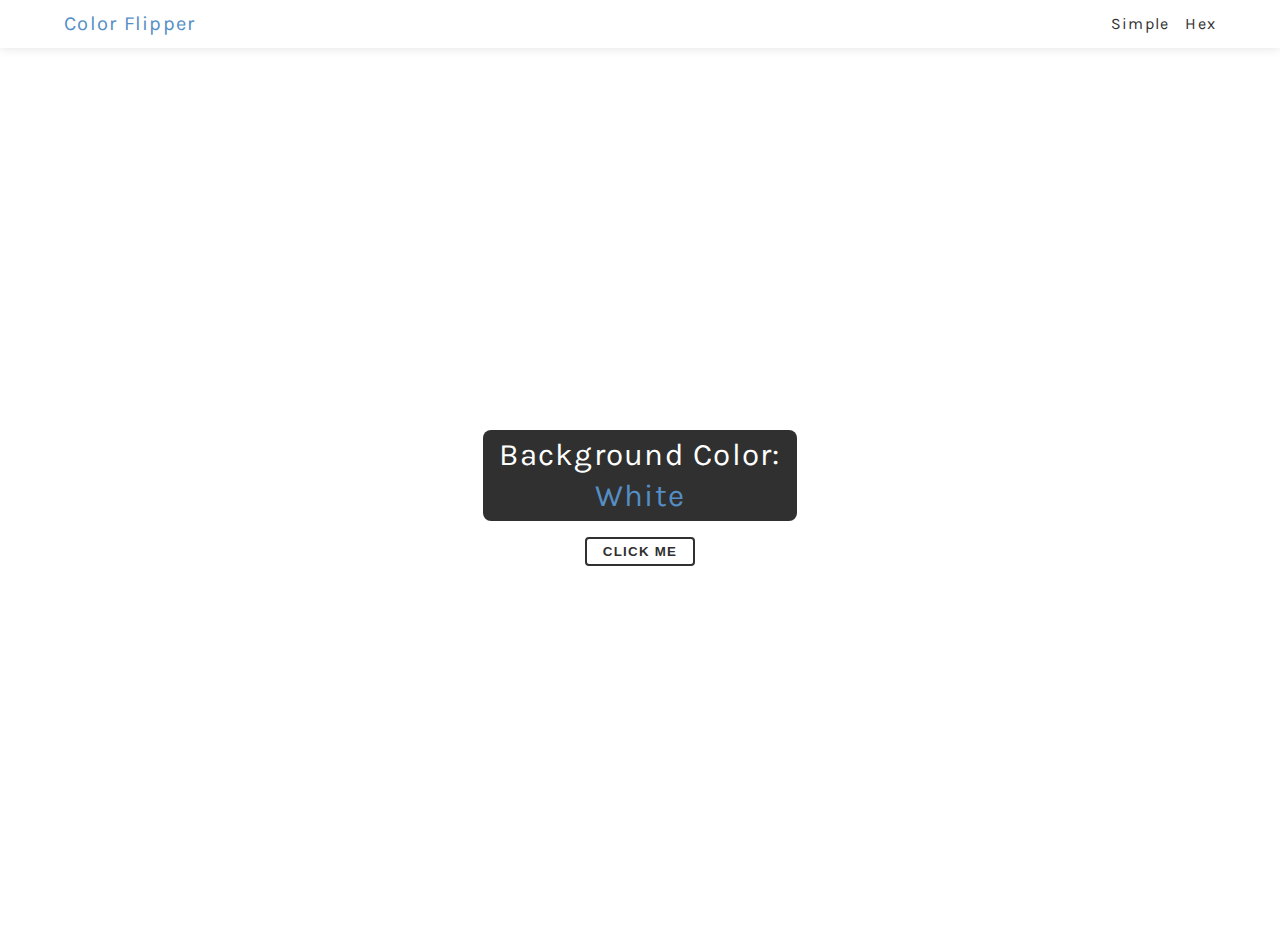
<file: color_flipper/index.html>
<!DOCTYPE html>

<html lang="en">

<head>
    <meta charset="UTF-8">
    <meta name="viewport" content="width=device-width, initial-scale=1.0">
    <link rel="stylesheet" type="text/css" href="./styles.css" />
    <title>Color Flipper</title>
</head>

<body>
    <nav>
        <div class="nav-center">
            <h5 class="logo">color flipper</h5>
            <ul class="nav-items">
                <li>
                    <a href="index.html">simple</a>
                </li>
                <li>
                    <a href="hex.html">hex</a>
                </li>
            </ul>
        </div>
    </nav>
    <main>
        <h3>
            background color: <span class="clr-value">white</span>
        </h3>
        <button type="button" class="btn btn-hero" id="btn">
            click me
        </button>
    </main>
    <script src="app.js"></script>
</body>

</html>
</file>
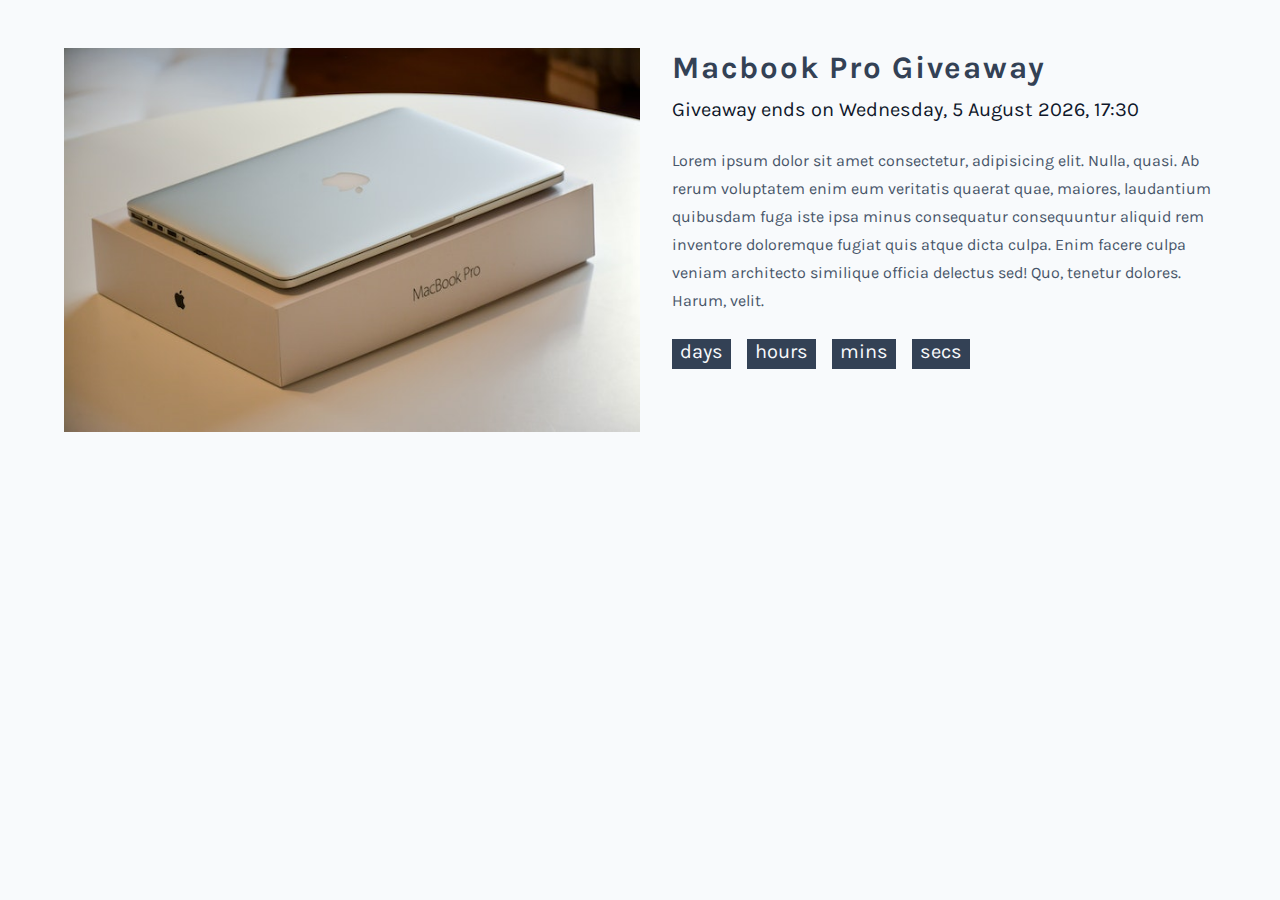
<file: countdown/index.html>
<!DOCTYPE html>

<html lang="en">

<head>
    <meta charset="UTF-8">
    <meta name="viewport" content="width=device-width, initial-scale=1.0">
    <title>Countdown</title>
    <link rel="stylesheet" type="text/css" href="styles.css">
</head>

<body>
    <main>
        <section>
            <img src="./images/pexels-john-tekeridis-249538.jpg" alt="image of an unboxed macbook pro">
            <article>
                <header>
                    <h3 class="title">Macbook Pro Giveaway</h3>
                    <h5>Giveaway ends on <time id="deadline"></time></h5>
                </header>
                <p>
                    Lorem ipsum dolor sit amet consectetur, adipisicing elit. Nulla, quasi. Ab rerum voluptatem enim eum
                    veritatis quaerat quae, maiores, laudantium quibusdam fuga iste ipsa minus consequatur consequuntur
                    aliquid rem inventore doloremque fugiat quis atque dicta culpa. Enim facere culpa veniam architecto
                    similique officia delectus sed! Quo, tenetur dolores. Harum, velit.
                </p>
                <footer>
                    <div class="countdown">
                        <div>
                            <h3 class="countdown-value"></h3>
                            <h5>days</h5>
                        </div>
                        <div>
                            <h3 class="countdown-value"></h3>
                            <h5>hours</h5>
                        </div>
                        <div>
                            <h3 class="countdown-value"></h3>
                            <h5>mins</h5>
                        </div>
                        <div>
                            <h3 class="countdown-value"></h3>
                            <h5>secs</h5>
                        </div>
                    </div>
                </footer>
            </article>
        </section>
    </main>
    <script src="./app.js"></script>
</body>

</html>
</file>
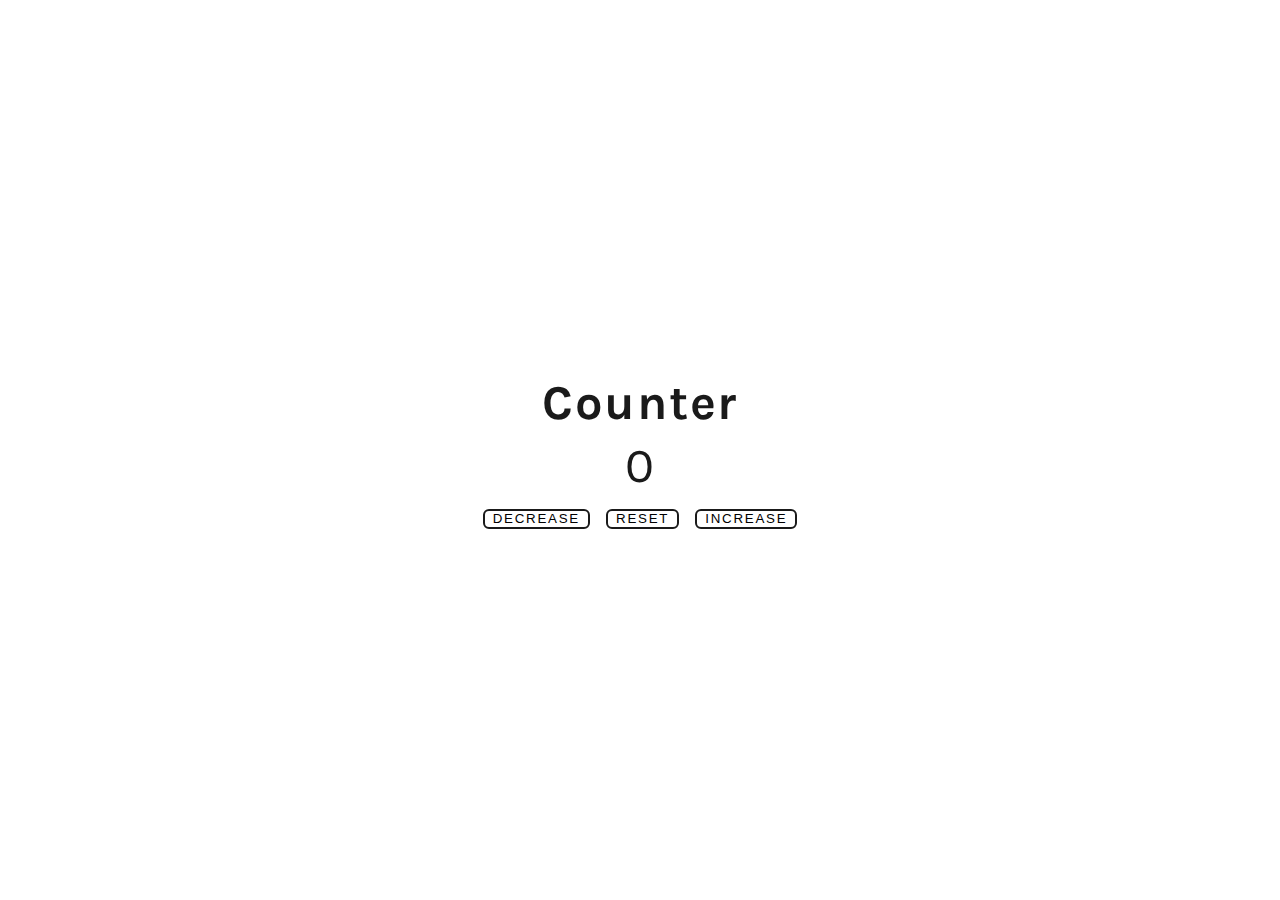
<file: counter/index.html>
<!DOCTYPE html>

<html lang="en">

<head>
    <meta charset="UTF-8">
    <meta name="viewport" content="width=device-width, initial-scale=1.0">
    <link rel="stylesheet" type="text/css" href="./styles.css">
    <title>Counter</title>
</head>

<body>
    <main>
        <h1 class="title">
            counter
        </h1>
        <h1 class="count-value">
            0
        </h1>
        <div class="btns">
            <button type="button" class="btn decrease-btn text-small">
                decrease
            </button>
            <button type="button" class="btn reset-btn text-small">
                reset
            </button>
            <button type="button" class="btn increase-btn text-small">
                increase
            </button>
        </div>
    </main>
    <script src="./app.js"></script>
</body>

</html>
</file>
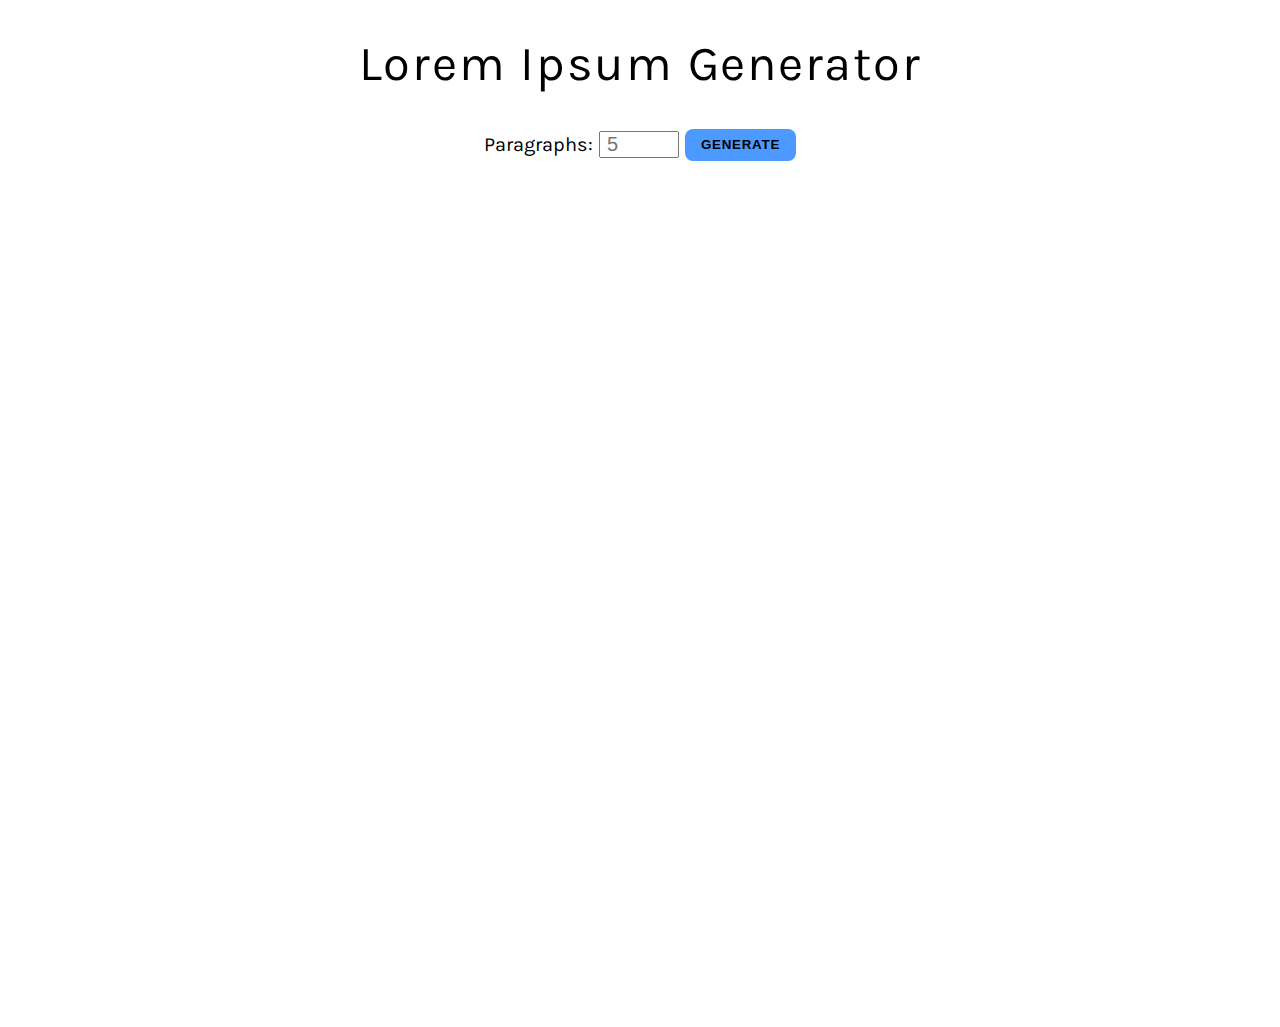
<file: lorem_generator/index.html>
<!DOCTYPE html>
<html lang="en">

<head>
    <meta charset="UTF-8">
    <meta name="viewport" content="width=device-width, initial-scale=1.0">
    <link rel="stylesheet" type="text/css" href="./styles.css">
    <title>Lorem Generator</title>
</head>

<body>
    <header class="section-center">
        <h1>
            Lorem Ipsum Generator
        </h1>
    </header>
    <main>
        <section class="section-center">
            <form class="lorem-form">
                <label for="paragraphs">Paragraphs:</label>
                <input
                type="number"
                id="paragraphs"
                name="paragraphs"
                min="1"
                max="12"
                placeholder="5"
                required>
                <button type="submit" class="lorem-btn">
                    generate
                </button>
            </form>
            <article class="lorem-article">
            </article>
        </section>
    </main>
    <script src="./app.js"></script>
</body>

</html>
</file>
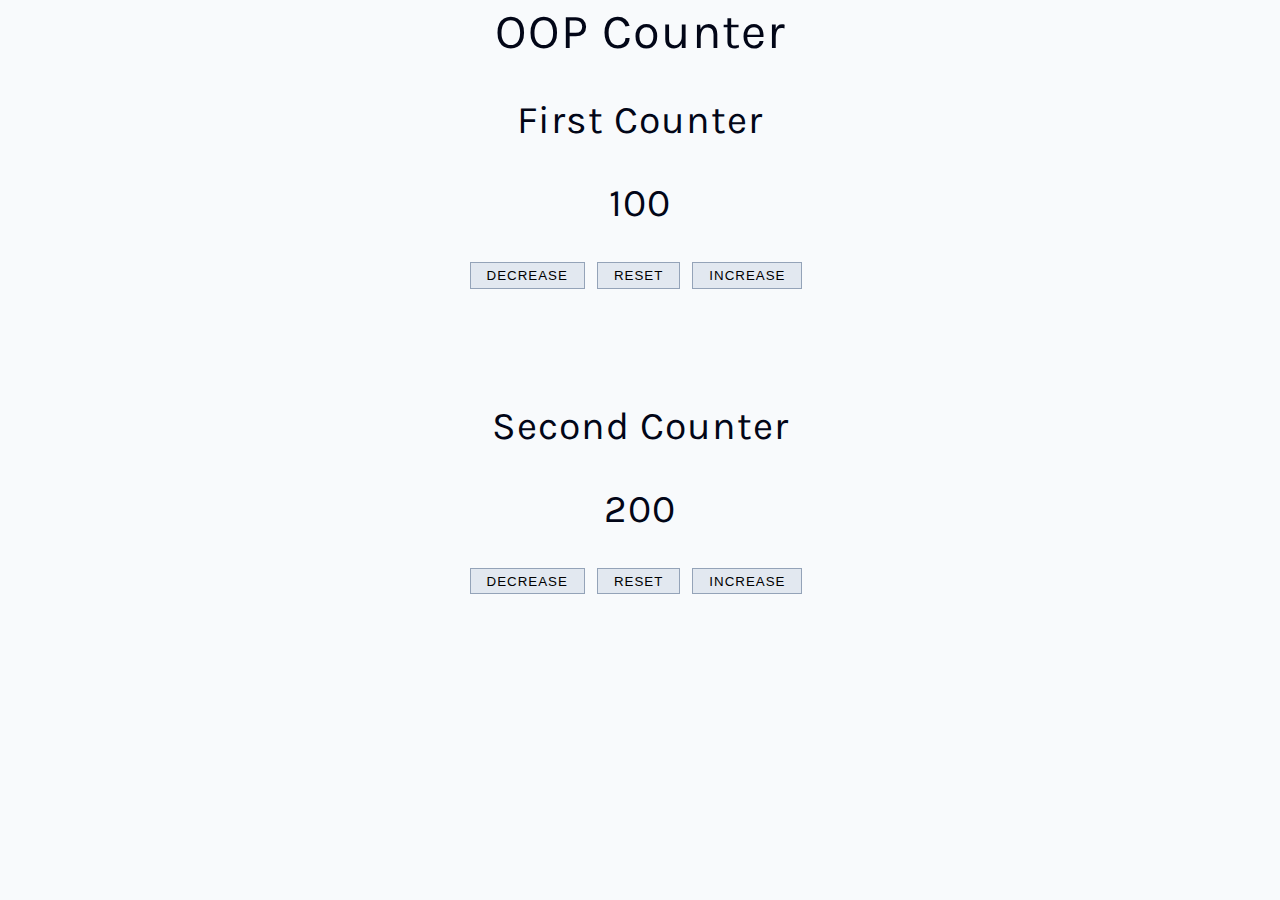
<file: OOP_counter/index.html>
<!DOCTYPE html>
<html lang="en">

<head>
    <meta charset="UTF-8" />
    <meta name="viewport" content="width=initial-scale=1.0" />
    <link rel="stylesheet" type="text/css" href="./styles.css" />
    <title>OOP Counter</title>
</head>

<body>
    <header>
        <h1 class="page-title">OOP Counter</h1>
    </header>
    <main>
        <section class="counter first-counter">
            <h2 class="title">First Counter</h2>
            <h2 class="current-value">0</h2>
            <div class="counter-btns">
                <button class="decrease-btn counter-btn">decrease</button>
                <button class="reset-btn counter-btn">reset</button>
                <button class="increase-btn counter-btn">increase</button>
            </div>
        </section>
        <section class="counter second-counter">
            <h2 class="title">Second Counter</h2>
            <h2 class="current-value">0</h2>
            <div class="counter-btns">
                <button class="decrease-btn counter-btn">decrease</button>
                <button class="reset-btn counter-btn">reset</button>
                <button class="increase-btn counter-btn">increase</button>
            </div>
        </section>
    </main>
    <script src="./app.js"></script>
</body>

</html>
</file>
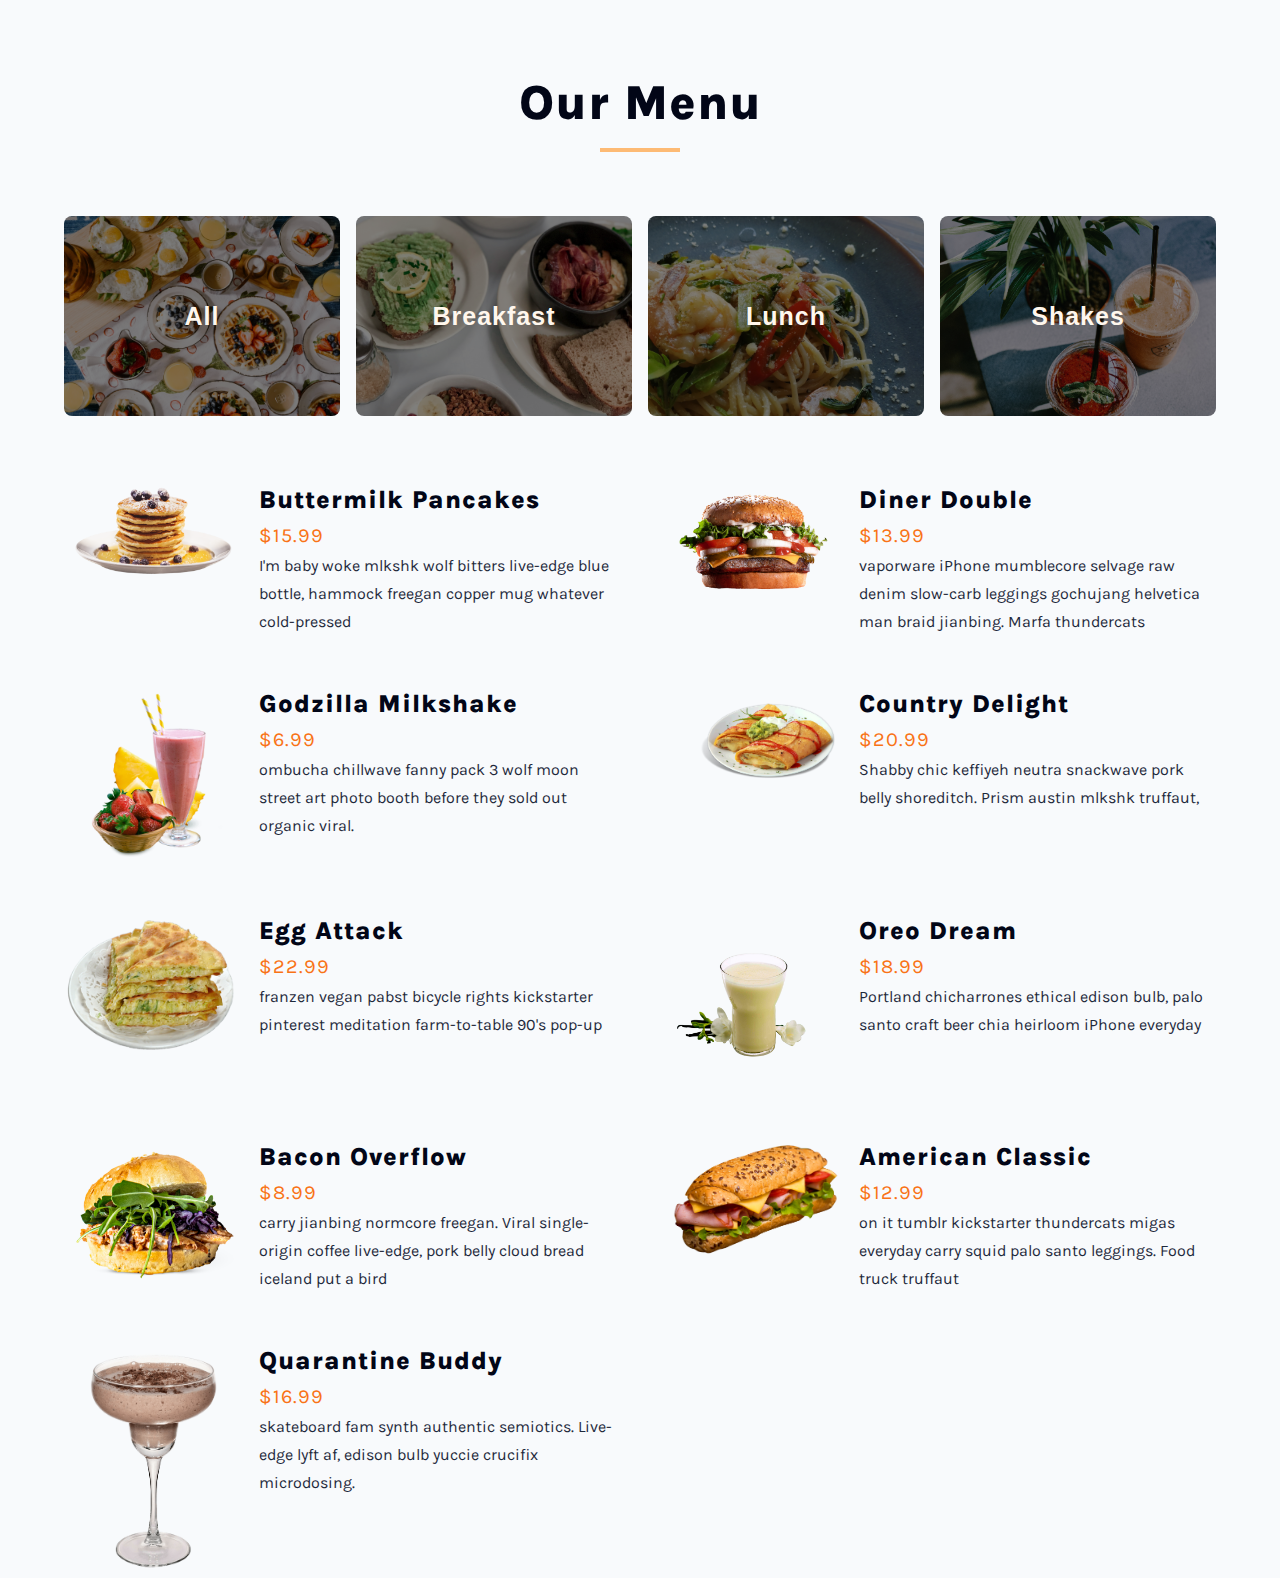
<file: restaurant_menu/index.html>
<!DOCTYPE html>

<html lang="en">

<head>
    <meta charset="UTF-8" />
    <meta name="viewport" content="width=device-width, initial-scale=1.0" />
    <link rel="stylesheet" type="text/css" href="./styles.css" />
    <title>Restaurant Menu</title>
</head>

<body>
    <section class="section-center">
        <!-- title -->
        <h1 class="title">
            our menu
            <span class="underline">
            </span>
        </h1>
        <!-- buttons -->
        <div class="filters">
<!--             <div class="filter">
                <button type="button" id="${id}" class="filter-btn">
                    all
                </button>
                <img src="./images/${image}.jpg" alt="breakfast" />
            </div> -->
        </div>
        <!-- menu items -->
        <div class="menu-items">
            <!--<article class="menu-item">
                <img src=${image} alt=${title} class='product-img' />
                <div class='info'>
                    <h4>
                        ${title}
                    </h4>
                    <h5>
                        ${price}
                    </h5>
                    <p>
                        ${desc}
                    </p>
                </div>
            </article>`;-->
        </div>
    </section>
    <script src="./app.js"></script>
</body>

</html>
</file>
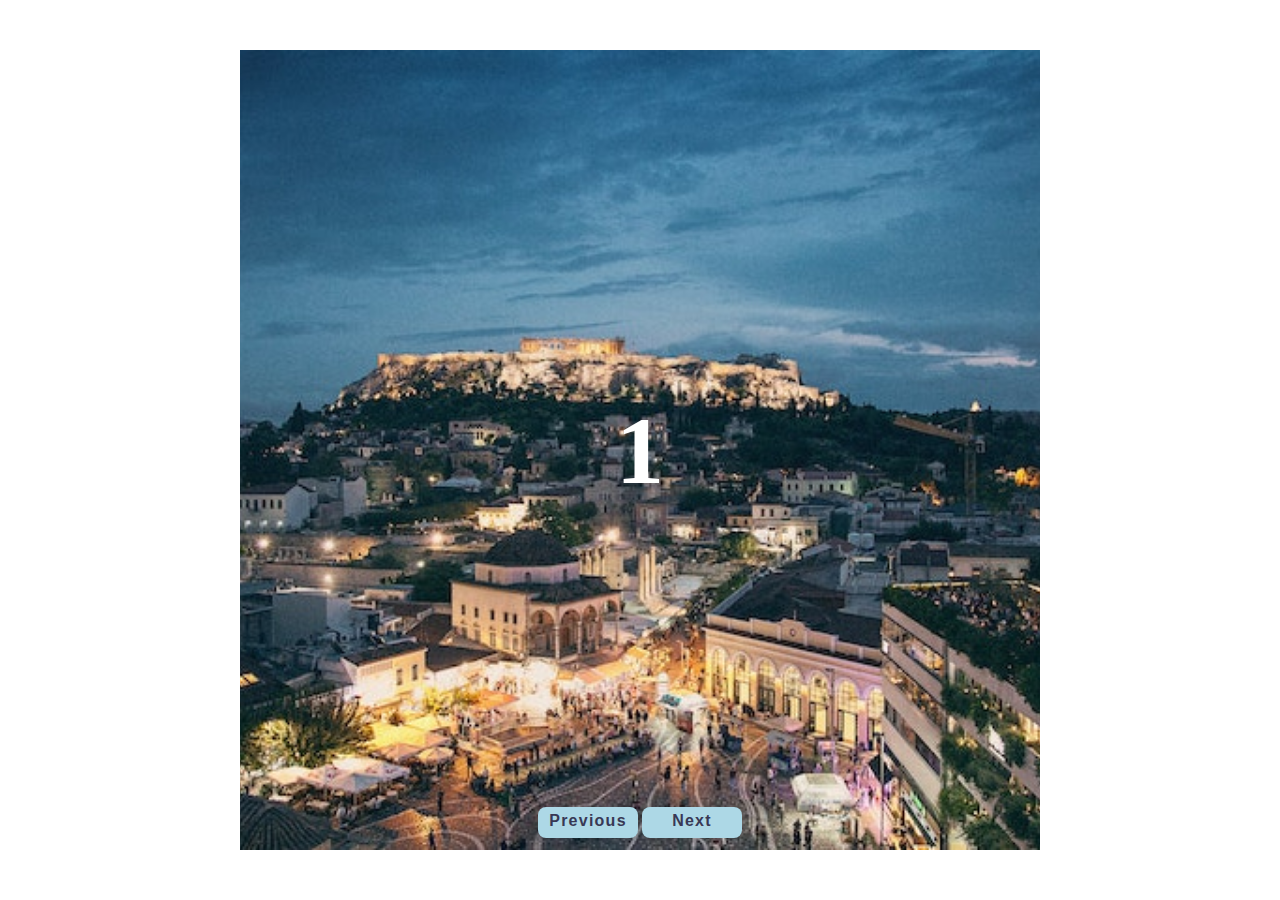
<file: slider/index.html>
<!DOCTYPE html>
<html lang="en">

<head>
    <meta charset="UTF-8">
    <meta name="viewport" content="width=device-width, initial-scale=1.0">
    <link rel="stylesheet" type="text/css" href="./styles.css">
    <title>Slider</title>
</head>

<body>
    <main>
        <div class="slider-container">
            <div class="btns-container">
                <button type="button" class="previous-btn">
                    previous
                </button>
                <button type="button" class="next-btn">
                    next
                </button>
            </div>
            <div class="slide">
                <h3>
                    1
                </h3>
                <img src="./images/img1.jpg">
            </div>
            <div class="slide">
                <h3>
                    2
                </h3>
                <img src="./images/img2.jpg">
            </div>
            <div class="slide">
                <h3>
                    3
                </h3>
                <img src="./images/img3.jpg">
            </div>
            <div class="slide">
                <h3>
                    4
                </h3>
                <img src="./images/img4.jpg">
            </div>
        </div>
    </main>
    <script src="./app.js"></script>
</body>

</html>
</file>
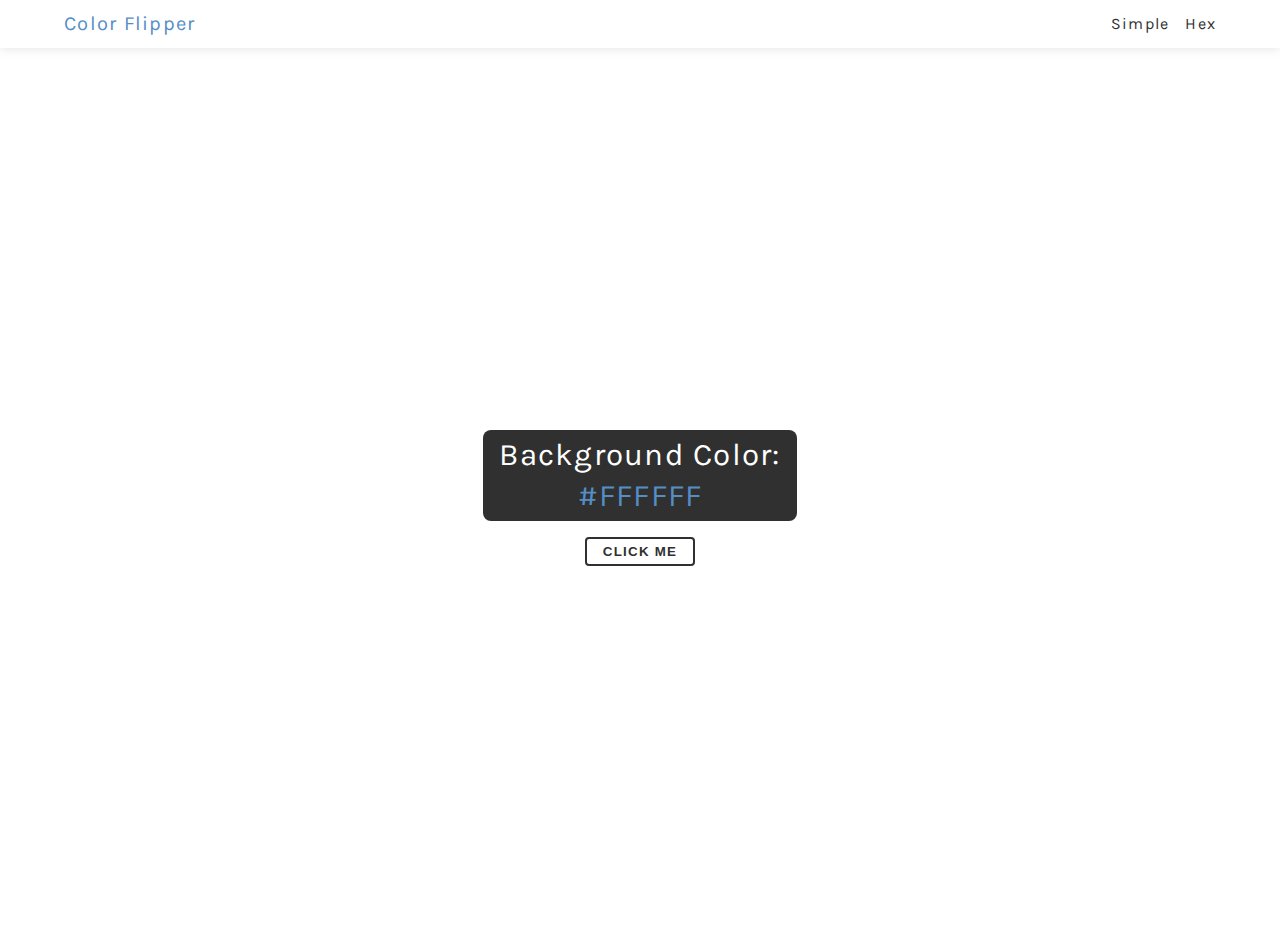
<file: color_flipper/hex.html>
<!DOCTYPE html>

<html lang="en">

<head>
    <meta charset="UTF-8">
    <meta name="viewport" content="width=device-width, initial-scale=1.0">
    <link rel="stylesheet" type="text/css" href="./styles.css"/>
    <title>Color Flipper</title>
</head>

<body>
    <nav>
        <div class="nav-center">
            <h5 class="logo">color flipper</h5>
            <ul class="nav-items">
                <li>
                    <a href="index.html">simple</a>
                </li>
                <li>
                    <a href="hex.html">hex</a>
                </li>
            </ul>
        </div>
    </nav>
    <main>
        <h3>
            background color: <span class="clr-value">#FFFFFF</span>
        </h3>
        <button type="button" class="btn btn-hero" id="btn">
            click me
        </button>
    </main>
    <script src="hex.js"></script>
</body>

</html>
</file>
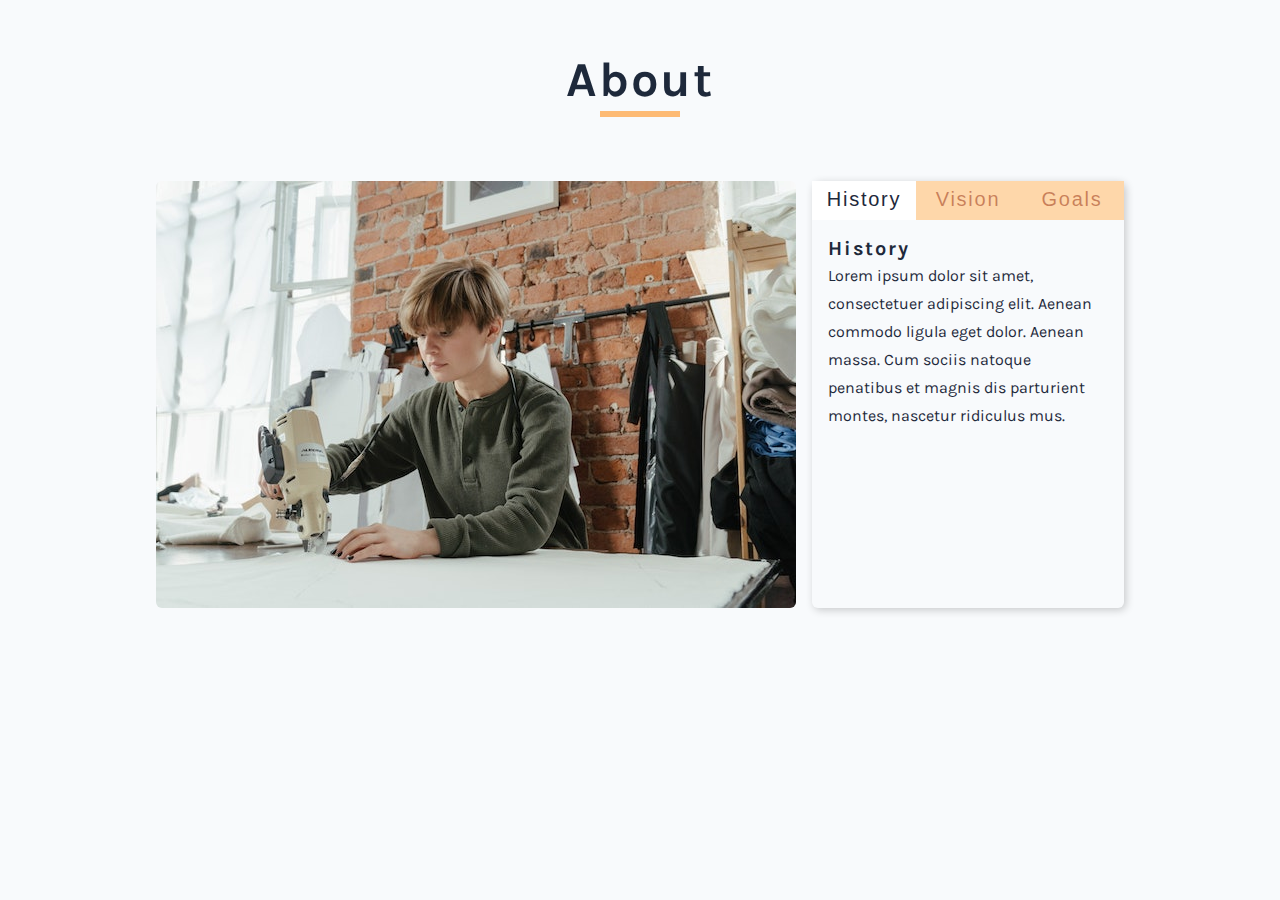
<file: tabs/tabs.html>
<!DOCTYPE html>

<html lang="en">

<head>
    <meta charset="UTF-8">
    <meta name="viewport" content="width=device-width, initial-scale=1.0">
    <link rel="stylesheet" type="text/css" href="./styles.css">
    <title>Tabs</title>
</head>

<body>
    <header>
        <h1 class="page-title">
            About
            <span class="title-underline">
            </span>
        </h1>
    </header>
    <main class="main-content">
        <img src="./images/pexels-cottonbro-studio-4621892.jpg" alt="person at work">
        <section class="about">
            <nav class="tabs">
            </nav>
            <article class="tab-content">
            </article>
        </section>
    </main>
    <script src="./app.js"></script>
</body>

</html>
</file>
<file: color_flipper/styles.css>
@import url('https://fonts.googleapis.com/css?family=Karla:400');

*,
::after,
::before {
    margin: 0;
    padding: 0;
    box-sizing: border-box;
}

:root {
    --clr-primary-1: rgb(84, 142, 197);
    --clr-black: rgb(48, 48, 48);
    --max-width: 1200px;
    --letter-spacing: 1.25px;
    --transition: 0.3s ease;
}

body {
    background: white;
    font-family: 'Karla', sans-serif;
    font-weight: 400;
    line-height: 1.75;
    color: var(--clr-black);
}

h1,
h2,
h3,
h4,
h5 {
    font-family: 'Karla', sans-serif;
    font-weight: 400;
    line-height: 1.3;
    text-transform: capitalize;
    letter-spacing: var(--letter-spacing);
}

h1 {
    font-size: 3.052rem;
}

h2 {
    font-size: 2.441rem;
}

h3 {
    font-size: 1.953rem;
}

h4 {
    font-size: 1.563rem;
}

h5 {
    font-size: 1.25rem;
}

small,
.text_small {
    font-size: 0.8rem;
}

nav {
    height: 3rem;
    box-shadow: 0 1px 10px rgba(0, 0, 0, 0.100);
    display: flex;
    align-items: center;
}

.nav-center {
    width: 90%;
    max-width: var(--max-width);
    margin: 0 auto;
    display: flex;
    align-items: center;
    justify-content: space-between;
}

.logo {
    color: var(--clr-primary-1);
}

ul {
    list-style: none;
    display: flex;
    gap: 0 1rem;
}

a {
    letter-spacing: var(--letter-spacing);
    text-decoration: none;
    color: var(--clr-black);
    text-transform: capitalize;
}

a:hover {
    color: var(--clr-primary-1);
}

main {
    width: 100%;
    height: 100vh;
    display: flex;
    flex-direction: column;
    align-items: center;
    justify-content: center;
}

main>h3 {
    margin-bottom: 1rem;
    padding: 0.3rem 1rem;
    background-color: var(--clr-black);
    border-radius: 8px;
    color: white;
    text-align: center;
    text-transform: capitalize;
}

.clr-value {
    display: block;
    color: var(--clr-primary-1);
}

.btn {
    padding: 0.3rem 1rem;
    background-color: transparent;
    border: 2px solid var(--clr-black);
    border-radius: 4px;
    font-weight: bold;
    text-transform: uppercase;
    letter-spacing: var(--letter-spacing);
    color: var(--clr-black);
    cursor: pointer;
    transition: var(--transition);
}

.btn:hover {
    transition: var(--transition);
    background-color: var(--clr-black);
    border: 2px solid white;
    color: white;
}
</file>
<file: countdown/styles.css>
@import url('https://fonts.googleapis.com/css?family=Karla:400');

:root {
    /* darker shades of grey */
    --clr-grey-1: #0f172a;
    --clr-grey-2: #1e293b;
    --clr-grey-3: #334155;
    --clr-grey-4: #475569;
    --clr-grey-5: #64748b;
    /* lighter shades of grey */
    --clr-grey-6: #94a3b8;
    --clr-grey-7: #cbd5e1;
    --clr-grey-8: #e2e8f0;
    --clr-grey-9: #f1f5f9;
    --clr-grey-10: #f8fafc;
    /* rest of the vars */
    --ff: 'Karla', sans-serif;
}

*,
::before,
::after {
    margin: 0;
    padding: 0;
    box-sizing: border-box;
}

html {
    font-size: 100%;
    /*16px*/
}

body {
    width: 100%;
    min-height: 100vh;
    background: var(--clr-grey-10);
    font-family: var(--ff);
    font-weight: 400;
    line-height: 1.75;
    color: var(--clr-grey-1);
}

main {
    width: inherit;
    min-height: inherit;
}

section {
    width: 90%;
    max-width: 1200px;
    margin: 0 auto;
    padding: 3rem 0;
    display: flex;
    flex-direction: column;
    gap: 1.5rem 0;
}

header {
    padding: 0 0 1.5rem;
}

footer {
    padding: 1.5rem 0;
}

h1,
h2,
h3,
h4,
h5 {
    font-family: var(--ff);
    font-weight: 400;
    line-height: 1.3;
}

h1 {
    font-size: 3.052rem;
}

h2 {
    font-size: 2.441rem;
}

h3 {
    font-size: 1.953rem;
}

h4 {
    font-size: 1.563rem;
}

h5 {
    font-size: 1.25rem;
}

p {
    color: var(--clr-grey-4);
}

.title {
    padding: 0 0 0.5rem;
    color: var(--clr-grey-3);
    font-weight: bold;
    letter-spacing: 1.75px;
}

.countdown {
    display: flex;
    align-items: center;
    gap: 1rem;
}

.countdown > * {
    padding: 0 0.5rem 0.3rem;
    background-color: var(--clr-grey-3);
    color: var(--clr-grey-10);
    text-align: center;
}

.expired {
    background: none;
    color: rgb(153, 0, 0);
    font-weight: bold;
}

@media screen and (min-width: 925px) {
    section {
        flex-direction: row;
        gap: 0 2rem;
    }

    article {
        width: 50%;
        height: auto;
    }

    img {
        width: 50%;
        height: auto;
        object-fit: cover;
    }
}
</file>
<file: counter/styles.css>
@import url('https://fonts.googleapis.com/css?family=Karla:400');

*,
::before,
::after {
    margin: 0;
    padding: 0;
    box-sizing: border-box;
}

:root {
    --clr-black: rgb(26, 26, 26);
    --clr-red: rgb(255, 0, 0);
    --clr-blue: rgb(0, 0, 255);
    --letter-spacing: 1.75px;
    --border-radius: 6px;
    --max-width: 1200px;
    --transition: 0.3s ease;
}

html {
    font-size: 100%;
}

/*16px*/

body {
    background: white;
    font-family: 'Karla', sans-serif;
    font-weight: 400;
    line-height: 1.75;
    color: var(--clr-black);
}

h1,
h2,
h3,
h4,
h5 {
    font-family: 'Karla', sans-serif;
    font-weight: 400;
    line-height: 1.3;
    letter-spacing: var(--letter-spacing);
    text-transform: capitalize;
}

h1 {
    font-size: 3.052rem;
}

h2 {
    font-size: 2.441rem;
}

h3 {
    font-size: 1.953rem;
}

h4 {
    font-size: 1.563rem;
}

h5 {
    font-size: 1.25rem;
}

small,
.text_small {
    font-size: 0.8rem;
}

main {
    width: 90%;
    max-width: var(--max-width);
    height: 100vh;
    margin: 0 auto;
    display: flex;
    flex-direction: column;
    align-items: center;
    justify-content: center;
}

.title {
    font-weight: bold;
}

.count-value {
    margin-bottom: 0.7rem;
}

.btns {
    display: flex;
    gap: 0 1rem;
}

.btn {
    padding: 0 0.5rem 0.1rem 0.5rem;
    background-color: transparent;
    border: 2px solid var(--clr-black);
    border-radius: var(--border-radius);
    letter-spacing: var(--letter-spacing);
    cursor: pointer;
    text-transform: uppercase;
    transition: var(--transition);
}

.btn:hover {
    transition: var(--transition);
    background-color: var(--clr-black);
    color: white;
}
</file>
<file: lorem_generator/styles.css>
@import url('https://fonts.googleapis.com/css?family=Karla:400');

*,
::before,
::after {
    margin: 0;
    padding: 0;
    box-sizing: border-box;
}

html {
    font-size: 100%;
}

/*16px*/

body {
    width: 100%;
    min-height: 100vh;
    background-color: white;
    font-family: 'Karla', sans-serif;
    font-weight: 400;
    line-height: 1.75;
    color: black;
}

body>header {
    padding: 2rem 0;
    text-align: center;
}

main {
    width: 100%;
    min-height: 100vh;
}

h1,
h2,
h3,
h4,
h5 {
    font-family: 'Karla', sans-serif;
    font-weight: 400;
    line-height: 1.3;
    letter-spacing: 1.75px;
    text-transform: capitalize;
}

h1 {
    font-size: 2.488rem;
}

h2 {
    font-size: 2.074rem;
}

h3 {
    font-size: 1.728rem;
}

h4 {
    font-size: 1.44rem;
}

h5 {
    font-size: 1.2rem;
}

small,
.text_small {
    font-size: 0.833rem;
}

p {
    margin: 1rem 0;
}

@media screen and (min-width: 800px) {
    h1 {
        font-size: 3.052rem;
    }

    h2 {
        font-size: 2.441rem;
    }

    h3 {
        font-size: 1.953rem;
    }

    h4 {
        font-size: 1.563rem;
    }

    h5 {
        font-size: 1.25rem;
    }
}

button {
    padding: 0.5rem 1rem 0.6rem;
    border: none;
    border-radius: 8px;
    text-transform: uppercase;
    letter-spacing: 0.75px;
    font-weight: bold;
    cursor: pointer;
}

.section-center {
    width: 90%;
    max-width: 1200px;
    margin: 0 auto;
}

.lorem-form {
    width: 100%;
    height: auto;
    margin: 0 0 2rem;
    display: flex;
    justify-content: center;
    align-items: center;
    gap: 6px;
}

.lorem-form label,
.lorem-form input {
    font-size: 1rem;
}

@media screen and (min-width: 800px) {

    .lorem-form label,
    .lorem-form input {
        font-size: 1.25rem;
    }
}

.lorem-form input {
    width: 80px;
    padding: 0 6px;
}

.lorem-btn {
    background-color: rgb(76, 154, 255);
    transition: 0.3s ease;
}

.lorem-btn:hover {
    background-color: rgb(127, 181, 253);
    color: white;
}
</file>
<file: OOP_counter/styles.css>
@import url('https://fonts.googleapis.com/css?family=Karla:400');

:root {
    /* darkest grey */
    --clr-grey-1: #020617;
    --clr-grey-2: #0f172a;
    --clr-grey-3: #1e293b;
    --clr-grey-4: #334155;
    --clr-grey-5: #475569;
    /* lightest grey*/
    --clr-grey-6: #64748b;
    --clr-grey-7: #94a3b8;
    --clr-grey-8: #cbd5e1;
    --clr-grey-9: #e2e8f0;
    --clr-grey-10: #f1f5f9;
    --clr-grey-11: #f8fafc;
    /* rest of the vars */
    --ff: 'Karla', sans-serif;
    --spacing: 1px;
    --transition: 0.3s;
}

*,
::before,
::after {
    margin: 0;
    padding: 0;
    box-sizing: border-box;
}

html {
    font-size: 100%;
    /*16px*/
}

body {
    width: 100%;
    min-height: 100vh;
    background: var(--clr-grey-11);
    font-family: var(--ff);
    font-weight: 400;
    line-height: 1.75;
    color: var(--clr-grey-1);
}

main {
    display: grid;
    grid-template-columns: 1fr;
    place-items: center;
    gap: 3rem 0;
}

h1,
h2,
h3,
h4,
h5 {
    text-transform: capitalize;
    font-family: var(--ff);
    font-weight: 400;
    line-height: 1.3;
    letter-spacing: var(--spacing);
}

h1 {
    font-size: 3.052rem;
}

h2 {
    font-size: 2.441rem;
}

h3 {
    font-size: 1.953rem;
}

h4 {
    font-size: 1.563rem;
}

h5 {
    font-size: 1.25rem;
}

button {
    padding: 0.3rem 1rem;
    text-transform: uppercase;
    text-align: center;
    letter-spacing: var(--spacing);
    border: 1px solid var(--clr-grey-7);
    background-color: var(--clr-grey-9);
    cursor: pointer;
    transition: var(--transition);
}

button:hover {
    transition: var(--transition);
    background-color: var(--clr-grey-3);
    color: var(--clr-grey-11);
}

.page-title {
    text-align: center;
}

.counter {
    text-align: center;
    width: 90%;
    max-width: 600px;
}

.title,
.current-value,
.counter-btns {
    margin: 2rem 0;
}

.counter-btn {
    margin-right: 0.5rem;
}
</file>
<file: restaurant_menu/styles.css>
@import url('https://fonts.googleapis.com/css?family=Karla:400');

:root {
    /* darker shades of main clr */
    --clr-main-1: #431407;
    --clr-main-2: #7c2d12;
    --clr-main-3: #9a3412;
    --clr-main-4: #c2410c;
    --clr-main-5: #ea580c;
    /* lighter shades of main clr */
    --clr-main-6: #f97316;
    --clr-main-7: #fb923c;
    --clr-main-8: #fdba74;
    --clr-main-9: #fed7aa;
    --clr-main-10: #ffedd5;
    --clr-main-11: #fff7ed;
    /* darkest grey */
    --clr-grey-1: #020617;
    --clr-grey-2: #0f172a;
    --clr-grey-3: #1e293b;
    --clr-grey-4: #334155;
    --clr-grey-5: #475569;
    /* lightest grey*/
    --clr-grey-6: #64748b;
    --clr-grey-7: #94a3b8;
    --clr-grey-8: #cbd5e1;
    --clr-grey-9: #e2e8f0;
    --clr-grey-10: #f1f5f9;
    --clr-grey-11: #f8fafc;
    /* rest of the vars */
    --ff: 'Karla', sans-serif;
    --radius: 8px;
    --spacing: 1px;
    --transition: 0.3s ease;
}

html {
    font-size: 87.5%;
    /* 14px */
}

body {
    background: var(--clr-grey-11);
    font-family: var(--ff);
    font-weight: 400;
    line-height: 1.75;
    color: var(--clr-grey-2);
}

h1,
h2,
h3,
h4,
h5 {
    font-weight: 400;
    line-height: 1.6;
    text-transform: capitalize;
    letter-spacing: var(--spacing);
    color: var(--clr-grey-1);
}

h1 {
    font-size: 3.052rem;
}

h2 {
    font-size: 2.441rem;
}

h3 {
    font-size: 1.953rem;
}

h4 {
    font-size: 1.563rem;
}

h5 {
    font-size: 1.25rem;
}

p {
    color: var(--clr-grey-3);
}

*,
::before,
::after {
    margin: 0;
    padding: 0;
    box-sizing: border-box;
}

button {
    text-transform: capitalize;
    cursor: pointer;
    letter-spacing: var(--spacing);
}

.section-center {
    width: 90%;
    max-width: 1200px;
    margin: 0 auto;
    margin-top: 4rem;
}

.title {
    text-align: center;
    margin-bottom: 4rem;
    font-weight: 800;
}

.underline {
    display: block;
    width: 80px;
    height: 4px;
    margin: 6px auto 0;
    background-color: var(--clr-main-8);
}

.filters {
    display: grid;
    gap: 1rem;
    margin-bottom: 4rem;
}

.filter-btn {
    width: 100%;
    height: 100%;
    padding: 0.8rem 0;
    border: none;
    border-radius: var(--radius);
    background-color: var(--clr-main-10);
    font-size: 1.25rem;
    /* h5 */
    font-weight: 600;
    color: var(--clr-main-2);
}

.filter img {
    display: none;
}

.menu-items {
    display: grid;
    grid-template-columns: 1fr;
    gap: 3rem;
}

.menu-item {
    display: grid;
    grid-template-columns: 1fr 2fr;
    gap: 1rem;
}

.product-img:not(.dummy) {
    width: 100%;
}

.menu-item h4 {
    font-weight: 800;
}

.menu-item h5 {
    color: var(--clr-main-6);
}

@media screen and (min-width: 800px) {
    html {
        font-size: 100%;
        /*16px*/
    }
}

@media screen and (min-width: 1024px) {
    .filter {
        height: 200px;
        position: relative;
    }

    .filter-btn {
        position: absolute;
        padding: 0;
        background-color: transparent;
        color: var(--clr-main-11);
        font-size: 1.563rem;
        /* h4 */
        z-index: 1;
    }

    .filter img {
        display: initial;
        width: 100%;
        height: 100%;
        object-fit: cover;
        filter: brightness(50%);
        border-radius: var(--radius);
    }

    .filter-btn:hover~img {
        transition: var(--transition);
        filter: brightness(70%);
    }

    .menu-items {
        grid-template-columns: repeat(2, 1fr);
    }
}
</file>
<file: slider/styles.css>
*,
::before,
::after {
    margin: 0;
    padding: 0;
    box-sizing: border-box;
}

body {
    width: 100%;
    min-height: 100vh;
}

main {
    width: 100%;
    min-height: 100vh;
    display: flex;
    justify-content: center;
    align-items: center;
}

button {
    width: 100px;
    border: none;
    border-radius: 8px;
    padding: 0.3rem 0.5rem 0.5rem;
    background-color: lightblue;
    font-size: 1rem;
    font-weight: bold;
    letter-spacing: 1.25px;
    text-transform: capitalize;
    color: rgb(56, 56, 85);
    cursor: pointer;
    transition: 0.3s ease;
}

button:hover {
    background-color: rgb(202, 229, 238);
    color: rgb(57, 57, 83);
}

.slider-container {
    position: relative;
    width: 90%;
    max-width: 800px;
    height: 800px;
    overflow: hidden;
}

.btns-container {
    position: absolute;
    z-index: 1;
    bottom: 12px;
    left: 50%;
    transform: translateX(-50%);
}

.slide {
    position: absolute;
    top: 0;
    left: 0;
    width: 100%;
    height: 100%;
    transition: 0.3s ease;
}

.slide h3 {
    position: absolute;
    top: 50%;
    left: 50%;
    transform: translate(-50%, -50%);
    font-size: 6rem;
    font-weight: bold;
    color: white;
}

.slide img {
    width: 100%;
    height: 100%;
    object-fit: cover;
}
</file>
<file: tabs/styles.css>
@import url('https://fonts.googleapis.com/css?family=Karla:400');

:root {
    /* lighter shades of main color */
    --clr-main-1: #fff7ed;
    --clr-main-2: #ffedd5;
    --clr-main-3: #fed7aa;
    --clr-main-4: #fdba74;
    /* darker shades of main color */
    --clr-main-5: #fb923c;
    --clr-main-6: #f97316;
    --clr-main-7: #ea580c;
    --clr-main-8: #c2410c;
    --clr-main-9: #9a3412;

    /* lighter shades of grey*/
    --clr-grey-1: #f8fafc;
    --clr-grey-2: #f1f5f9;
    --clr-grey-3: #e2e8f0;
    --clr-grey-4: #cbd5e1;
    /* darker shades of grey */
    --clr-grey-5: #94a3b8;
    --clr-grey-6: #64748b;
    --clr-grey-7: #475569;
    --clr-grey-8: #334155;
    --clr-grey-9: #1e293b;
}

*,
::before,
::after {
    margin: 0;
    padding: 0;
    box-sizing: border-box;
}

html {
    font-size: 100%;
}

/*16px*/

body {
    width: 100%;
    min-height: 100vh;
    background: var(--clr-grey-1);
    font-family: 'Karla', sans-serif;
    font-weight: 400;
    line-height: 1.75;
    color: var(--clr-grey-9);
}

h1,
h2,
h3,
h4,
h5 {
    font-family: 'Karla', sans-serif;
    line-height: 1.3;
    text-transform: capitalize;
    letter-spacing: 1.75px;
}

h1 {
    font-size: 3.052rem;
    font-weight: bold;
}

h2 {
    font-size: 2.441rem;
}

h3 {
    font-size: 1.953rem;
}

h4 {
    font-size: 1.563rem;
}

h5 {
    font-size: 1.25rem;
}

button {
    border: none;
    font-size: 16px;
    letter-spacing: 1.75px;
    cursor: pointer
}

.main-content {
    max-width: 1000px;
    margin: 0 auto;
    padding: 1rem 1rem 3rem;
    display: flex;
    flex-direction: column;
    align-items: center;
    gap: 2rem 0;
}

.page-title {
    padding: 3rem 0;
    text-align: center;
}

.title-underline {
    display: block;
    width: 80px;
    height: 6px;
    margin: 0 auto;
    background-color: var(--clr-main-4);
}

img {
    width: 100%;
    border-radius: 6px;
    object-fit: cover;
}

.about {
    width: 100%;
    border-radius: 6px;
    box-shadow: 2px 2px 8px rgba(0, 0, 0, 0.200);
}

.tabs {
    display: flex;
}

.tab-button {
    width: calc(100% / 3);
    padding: 0.4rem 0 0.6rem;
    background-color: var(--clr-main-3);
    font-size: 1.25rem;
    text-transform: capitalize;
    color: #9a341287;
    transition: 0.3s;
}

.tab-button:hover,
.active {
    background-color: white;
    color: var(--clr-grey-9);
}

.tab-content {
    padding: 1rem;
}

@media screen and (min-width: 800px) {
    .main-content {
        flex-direction: row;
        align-items: initial;
        justify-content: center;
        gap: 0 1rem;
    }
}
</file>
